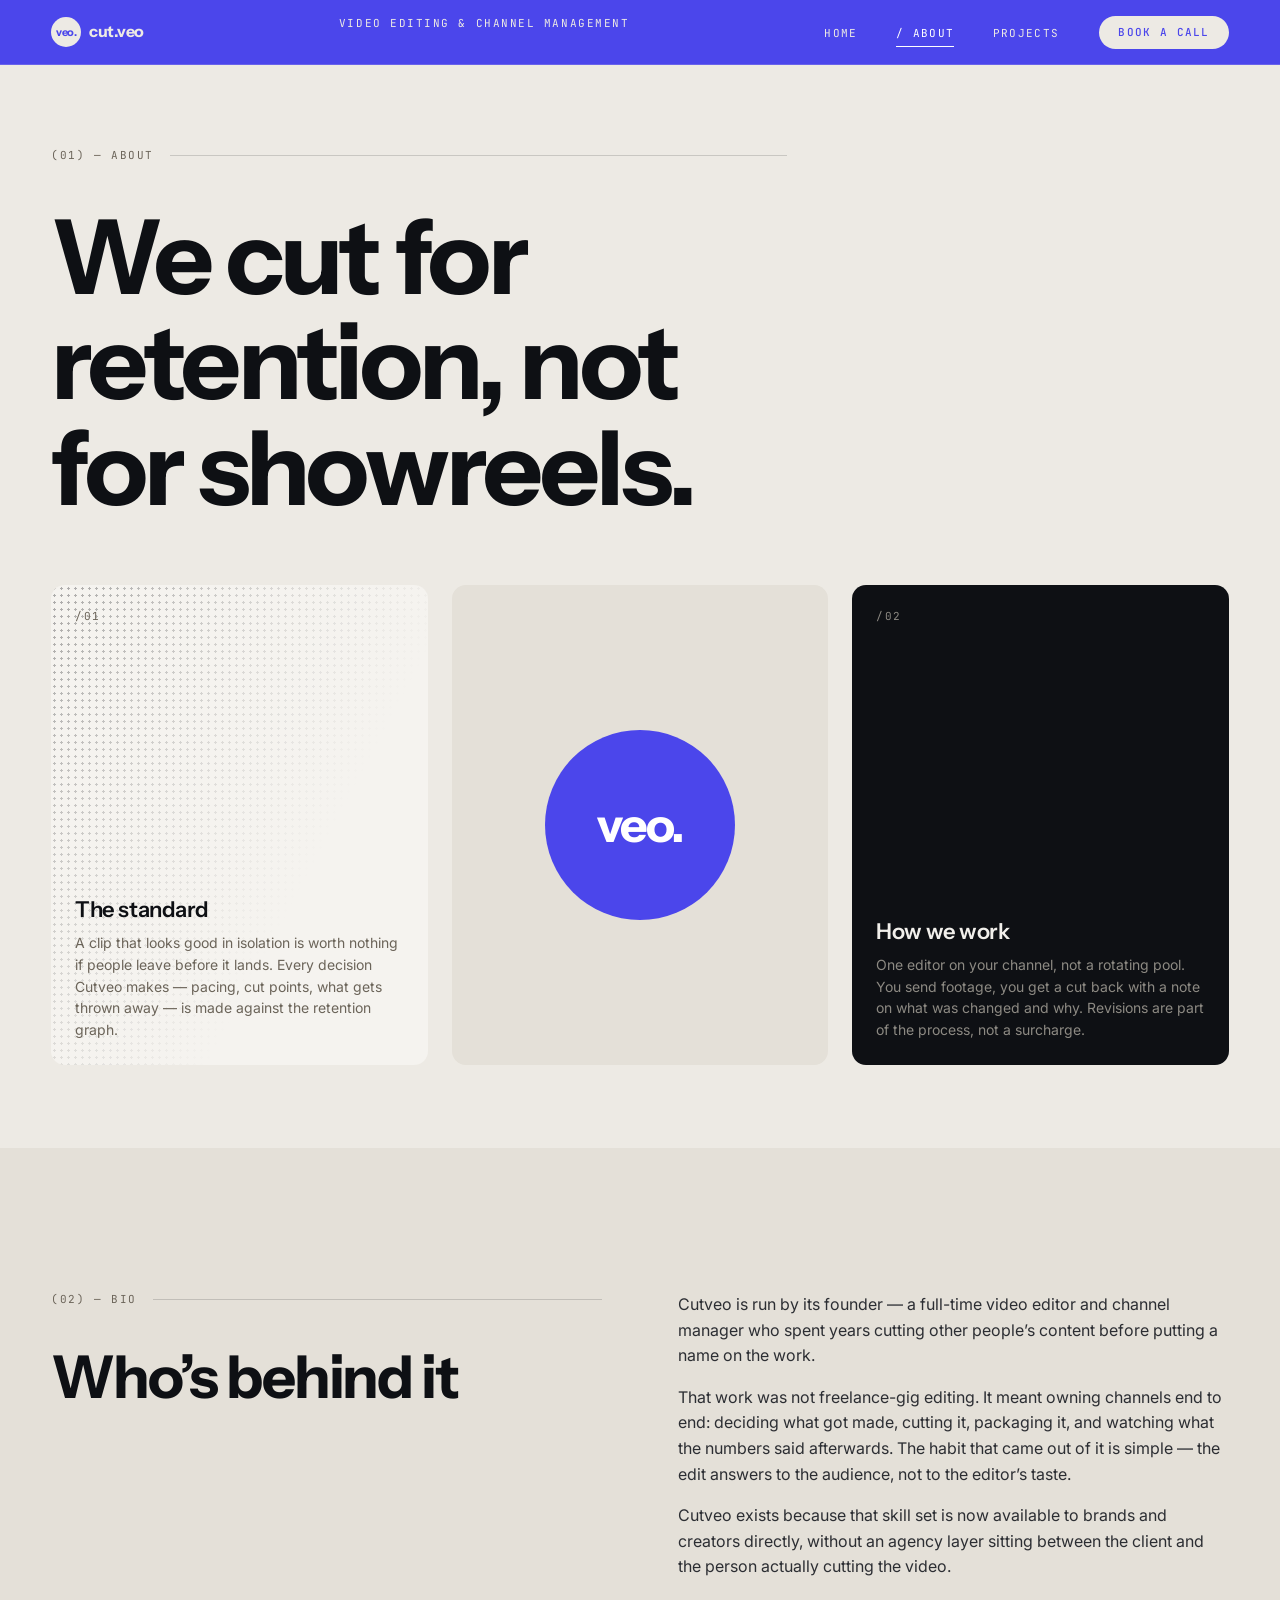
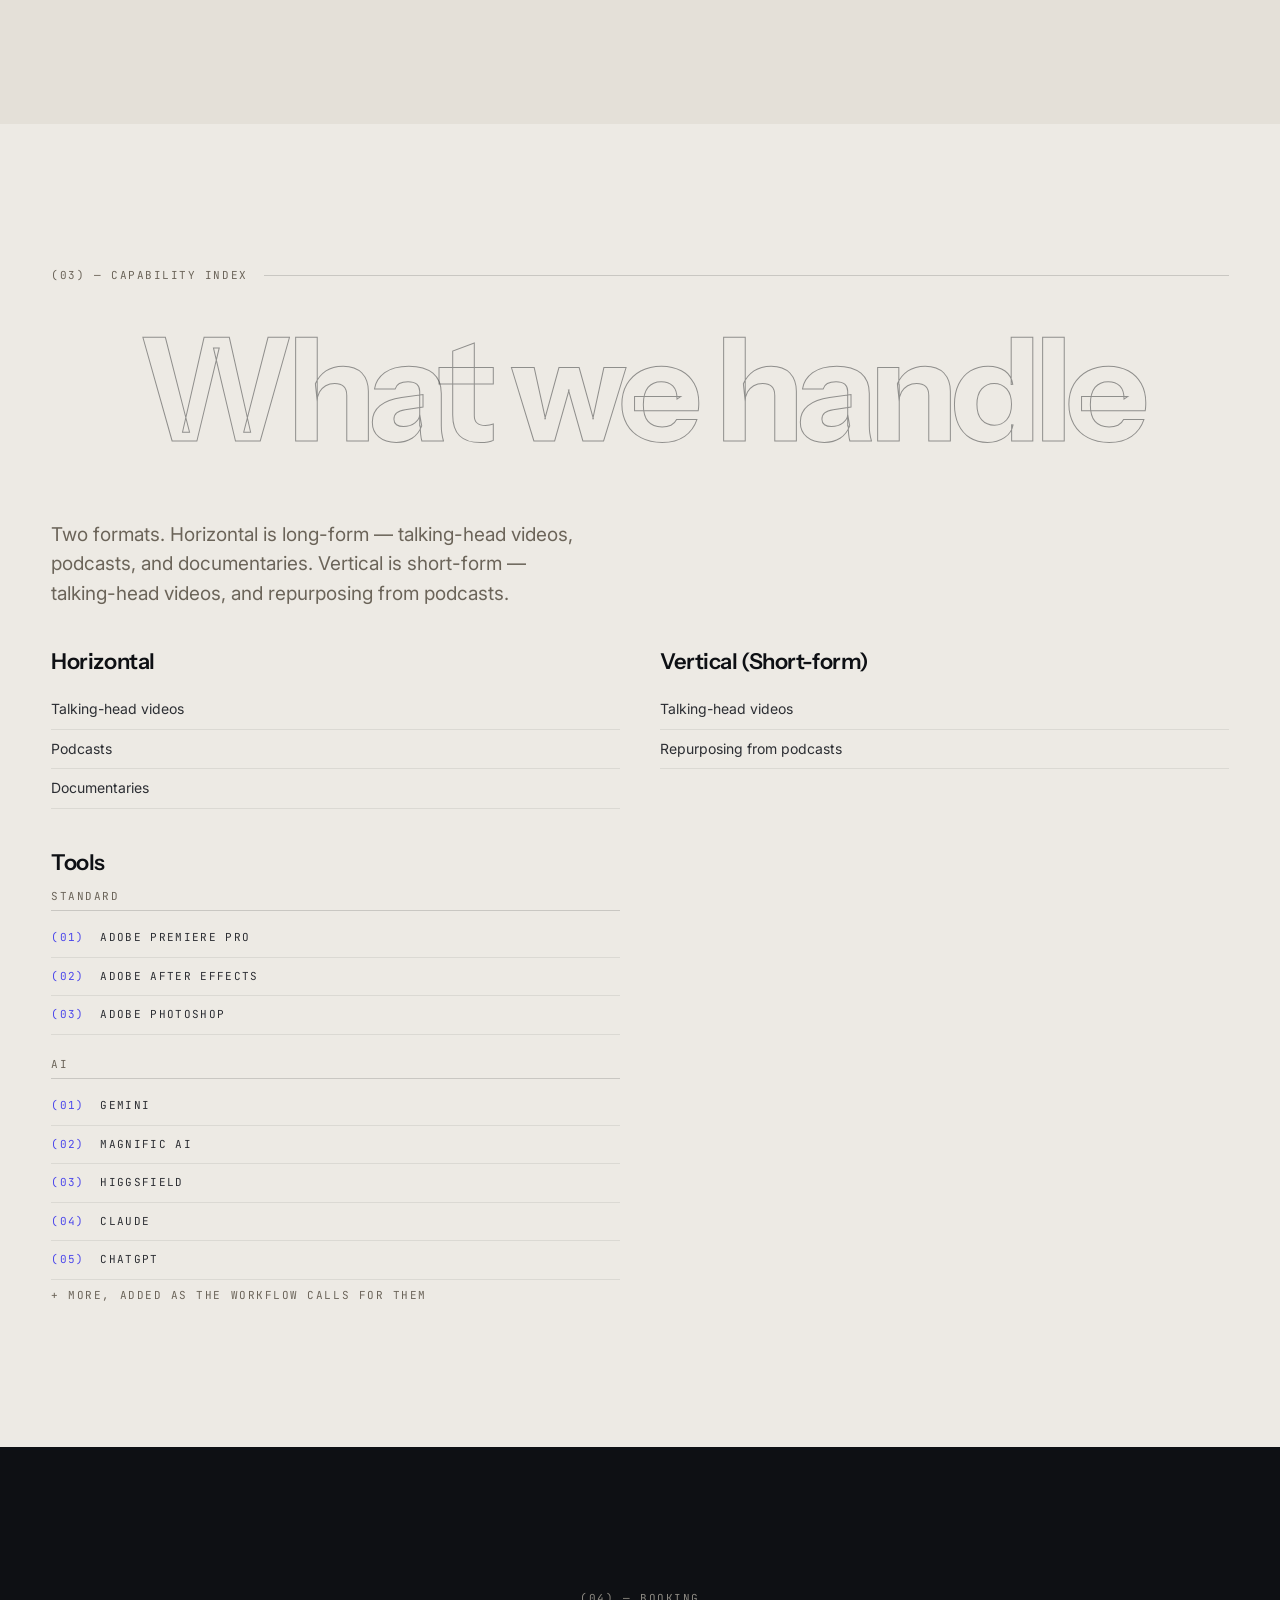
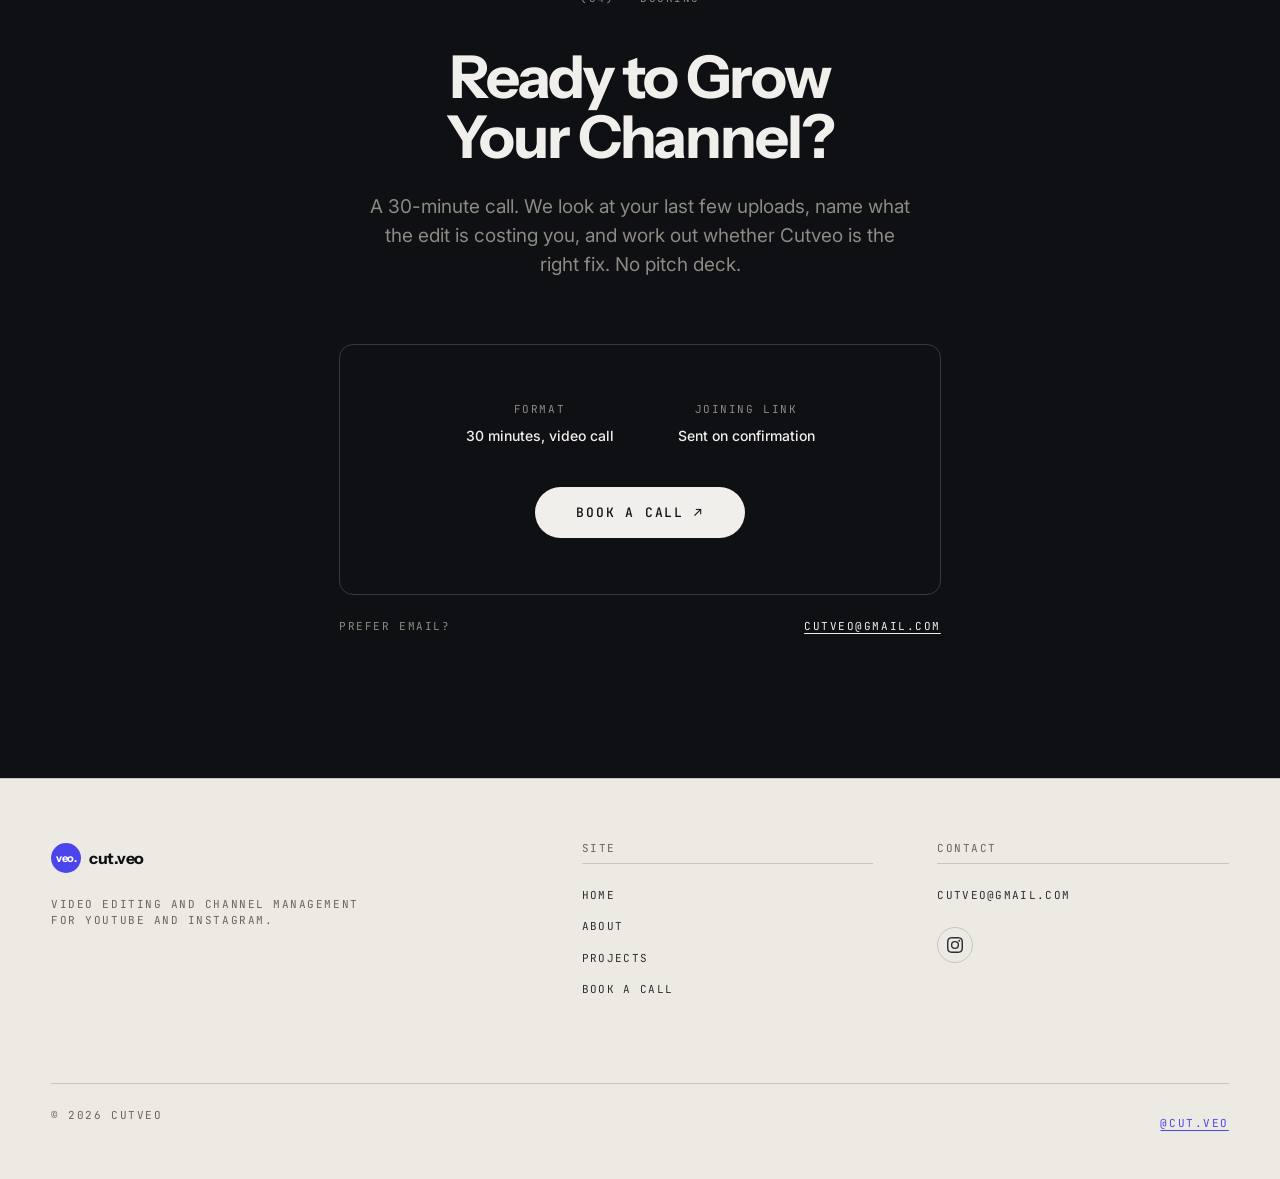
<file: about.html>
<!DOCTYPE html>
<html lang="en">
<head>
<meta charset="utf-8">
<meta name="viewport" content="width=device-width, initial-scale=1">
<title>About — Cutveo</title>
<meta name="description" content="Cutveo cuts for retention, not for showreels. How we edit, and who does the editing.">

<meta property="og:type" content="website">
<meta property="og:title" content="About — Cutveo">
<meta property="og:description" content="Cutveo cuts for retention, not for showreels.">
<meta property="og:site_name" content="Cutveo">

<link rel="icon" href="assets/favicon.svg" type="image/svg+xml">
<link rel="canonical" href="/about.html">

<link rel="preconnect" href="https://fonts.googleapis.com">
<link rel="preconnect" href="https://fonts.gstatic.com" crossorigin>
<link href="https://fonts.googleapis.com/css2?family=Instrument+Sans:wght@600;700&family=Inter:wght@400;500;600&family=JetBrains+Mono:wght@400;500&display=swap" rel="stylesheet">

<link rel="stylesheet" href="css/styles.css">
</head>
<body>

<a class="skip-link" href="#main">Skip to content</a>

<!-- ══ HEADER ══ Keep in sync with index.html / projects.html (see partials/header.html) ══ -->
<header class="site-header">
  <div class="container site-header__inner">
    <a class="logo" href="index.html" aria-label="Cutveo — home">
      <span class="logo-mark" aria-hidden="true">veo.</span>
      <span>cut.veo</span>
    </a>

    <p class="mono site-header__meta">Video editing &amp; channel management</p>

    <button class="nav-toggle" type="button" aria-expanded="false" aria-controls="nav-overlay">
      <span class="nav-toggle__bars" aria-hidden="true"></span>
      <span class="sr-only">Open menu</span>
    </button>

    <nav class="site-nav" id="site-nav" aria-label="Main">
      <ul class="site-nav__list">
        <li><a class="site-nav__link" href="index.html">Home</a></li>
        <li><a class="site-nav__link" href="about.html" aria-current="page">About</a></li>
        <li><a class="site-nav__link" href="projects.html">Projects</a></li>
      </ul>
      <a class="btn btn--primary btn--sm" href="#book">Book a Call</a>
    </nav>
  </div>
</header>

<!-- ══ OVERLAY MENU ══ Mobile only. Keep in sync across pages. ══ -->
<div class="nav-overlay" id="nav-overlay" aria-hidden="true">
  <div class="container nav-overlay__bar">
    <a class="logo logo--on-dark" href="index.html" aria-label="Cutveo — home">
      <span class="logo-mark" aria-hidden="true">veo.</span>
      <span>cut.veo</span>
    </a>
    <button class="nav-overlay__close" type="button">
      <span aria-hidden="true">&times;</span>
      <span class="sr-only">Close menu</span>
    </button>
  </div>

  <nav class="container" aria-label="Menu">
    <ul class="nav-overlay__list">
      <li><a class="nav-overlay__link" href="index.html">Home</a></li>
      <li><a class="nav-overlay__link" href="about.html" aria-current="page">About</a></li>
      <li><a class="nav-overlay__link" href="projects.html">Projects</a></li>
      <li><a class="nav-overlay__link" href="index.html#work">Work</a></li>
      <li><a class="nav-overlay__link" href="#book">Book a Call</a></li>
    </ul>
  </nav>

  <div class="container nav-overlay__foot">
    <p class="mono mono--dark">cut.veo</p>
    <p class="mono mono--dark">
      <a href="https://instagram.com/cut.veo" target="_blank" rel="noopener noreferrer">Instagram &#8599;</a>
    </p>
  </div>
</div>

<main id="main">

  <!-- ── Masthead ─────────────────────────────────────────────────────────── -->
  <section class="section section--tight">
    <div class="container">
      <div class="section-head">
        <p class="mono mono-rule section-head__label"><span>(01) &mdash; About</span></p>
        <h1>We cut for retention, not for showreels.</h1>
      </div>

      <!-- Three tall panels: statement, mark, method. -->
      <div class="panel-row">
        <div class="panel panel--light">
          <span class="halftone" aria-hidden="true"></span>
          <p class="mono panel__index">/01</p>
          <div class="panel__content">
            <h2>The standard</h2>
            <p>
              A clip that looks good in isolation is worth nothing if people leave
              before it lands. Every decision Cutveo makes &mdash; pacing, cut points,
              what gets thrown away &mdash; is made against the retention graph.
            </p>
          </div>
        </div>

        <!-- Visual: logo mark at scale. Never a personal photo. -->
        <div class="panel panel--mark">
          <span class="logo-mark logo-mark--lg" aria-hidden="true">veo.</span>
        </div>

        <div class="panel panel--dark">
          <p class="mono mono--dark panel__index">/02</p>
          <div class="panel__content">
            <h2>How we work</h2>
            <p>
              One editor on your channel, not a rotating pool. You send footage, you get
              a cut back with a note on what was changed and why. Revisions are part of
              the process, not a surcharge.
            </p>
          </div>
        </div>
      </div>
    </div>
  </section>

  <!-- ── Bio ──────────────────────────────────────────────────────────────── -->
  <section class="section section--alt" aria-labelledby="who-heading">
    <div class="container about-grid">
      <div>
        <p class="mono mono-rule section-head__label"><span>(02) &mdash; Bio</span></p>
        <h2 id="who-heading">Who&rsquo;s behind it</h2>
      </div>

      <div class="prose">
        <!-- ANONYMITY: no personal name, no photo, no reference to any other
             business the founder is involved in. Refer to the role only. -->
        <p>
          Cutveo is run by its founder &mdash; a full-time video editor and channel
          manager who spent years cutting other people&rsquo;s content before putting
          a name on the work.
        </p>
        <p>
          That work was not freelance-gig editing. It meant owning channels end to
          end: deciding what got made, cutting it, packaging it, and watching what
          the numbers said afterwards. The habit that came out of it is simple
          &mdash; the edit answers to the audience, not to the editor&rsquo;s taste.
        </p>
        <p>
          Cutveo exists because that skill set is now available to brands and
          creators directly, without an agency layer sitting between the client and
          the person actually cutting the video.
        </p>

        <!-- TODO(copy): final call needed — fully anonymous (current) vs. first-name-only.
             If first-name-only is approved, this is the only paragraph that changes. -->
      </div>
    </div>
  </section>

  <!-- ── Capability index ─────────────────────────────────────────────────── -->
  <section class="section" aria-labelledby="handle-heading">
    <div class="container">
      <p class="mono mono-rule section-head__label"><span>(03) &mdash; Capability index</span></p>
      <h2 id="handle-heading" class="ghost-head">What we handle</h2>

      <!-- Editing only — no channel management is offered at this time.
           TODO(scope): the header and footer taglines on all three pages still
           say "video editing & channel management"; that now contradicts this
           section. Flagged separately, not changed here — out of scope for
           this edit. -->
      <p class="lead" style="max-width: 34rem; margin-bottom: 2.5rem;">
        Two formats. Horizontal is long-form &mdash; talking-head videos,
        podcasts, and documentaries. Vertical is short-form &mdash;
        talking-head videos, and repurposing from podcasts.
      </p>

      <div class="skill-columns">
        <div class="skill-group">
          <h3>Horizontal</h3>
          <ul class="skill-list">
            <li>Talking-head videos</li>
            <li>Podcasts</li>
            <li>Documentaries</li>
          </ul>
        </div>
        <div class="skill-group">
          <h3>Vertical (Short-form)</h3>
          <ul class="skill-list">
            <li>Talking-head videos</li>
            <li>Repurposing from podcasts</li>
          </ul>
        </div>
      </div>

      <div class="skill-columns" style="margin-top: 2.5rem;">
        <div class="skill-group">
          <h3>Tools</h3>
          <div class="tool-group">
            <h4>Standard</h4>
            <ul class="tool-row" id="tool-row-standard" aria-label="Standard software"></ul>
          </div>
          <div class="tool-group">
            <h4>AI</h4>
            <ul class="tool-row" id="tool-row-ai" aria-label="AI tools"></ul>
            <p class="mono tool-group__note">+ more, added as the workflow calls for them</p>
          </div>
        </div>
      </div>
    </div>
  </section>

  <!-- ══ CTA / BOOKING ══ Keep in sync across pages (see partials/cta.html) ══ -->
  <section class="section cta" id="book" aria-labelledby="book-heading">
    <div class="container container--narrow">
      <div class="section-head section-head--center">
        <p class="mono mono--dark section-head__label">(04) &mdash; Booking</p>
        <h2 id="book-heading">Ready to Grow Your Channel?</h2>
        <p class="lead">
          A 30-minute call. We look at your last few uploads, name what the edit is
          costing you, and work out whether Cutveo is the right fix. No pitch deck.
        </p>
      </div>

      <!-- Booking is a direct link, not an inline widget. It works with JS
           disabled, pulls in no third-party script, and can't be clipped by an
           iframe that sizes itself. Event: Calendly "30 Minute - Intro call". -->
      <div class="booking">
        <dl class="booking__meta">
          <div>
            <dt>Format</dt>
            <dd>30 minutes, video call</dd>
          </div>
          <div>
            <dt>Joining link</dt>
            <dd>Sent on confirmation</dd>
          </div>
        </dl>

        <a class="btn btn--on-dark btn--lg" href="https://calendly.com/cutveo/30min"
           target="_blank" rel="noopener noreferrer">
          Book a Call <span aria-hidden="true">&#8599;</span><span class="sr-only">(opens Calendly in a new tab)</span>
        </a>
      </div>

      <!-- TODO(contact): replace with the real inbox. -->
      <p class="mono mono--dark cta__alt">
        <span>Prefer email?</span>
        <a href="mailto:cutveo@gmail.com">cutveo@gmail.com</a>
      </p>
    </div>
  </section>

</main>

<!-- ══ FOOTER ══ Keep in sync with index.html / projects.html (see partials/footer.html) ══ -->
<footer class="site-footer">
  <div class="container">
    <div class="site-footer__top">
      <div>
        <a class="logo" href="index.html" aria-label="Cutveo — home">
          <span class="logo-mark" aria-hidden="true">veo.</span>
          <span>cut.veo</span>
        </a>
        <p class="mono site-footer__tagline">
          Video editing and channel management for YouTube and Instagram.
        </p>
      </div>

      <nav aria-label="Footer">
        <h2 class="footer-heading">Site</h2>
        <ul class="footer-list">
          <li><a href="index.html">Home</a></li>
          <li><a href="about.html">About</a></li>
          <li><a href="projects.html">Projects</a></li>
          <li><a href="index.html#book">Book a Call</a></li>
        </ul>
      </nav>

      <div>
        <h2 class="footer-heading">Contact</h2>
        <ul class="footer-list">
          <!-- TODO(contact): replace with the real inbox. -->
          <li><a href="mailto:cutveo@gmail.com">cutveo@gmail.com</a></li>
        </ul>

        <ul class="social-row">
          <li>
            <a class="social-link" href="https://instagram.com/cut.veo"
               target="_blank" rel="noopener noreferrer">
              <svg viewBox="0 0 24 24" fill="currentColor" aria-hidden="true" focusable="false">
                <path d="M12 2.16c3.2 0 3.58.01 4.85.07 1.17.05 1.8.25 2.23.41.56.22.96.48 1.38.9.42.42.68.82.9 1.38.16.42.36 1.06.41 2.23.06 1.27.07 1.65.07 4.85s-.01 3.58-.07 4.85c-.05 1.17-.25 1.8-.41 2.23-.22.56-.48.96-.9 1.38-.42.42-.82.68-1.38.9-.42.16-1.06.36-2.23.41-1.27.06-1.65.07-4.85.07s-3.58-.01-4.85-.07c-1.17-.05-1.8-.25-2.23-.41-.56-.22-.96-.48-1.38-.9-.42-.42-.68-.82-.9-1.38-.16-.42-.36-1.06-.41-2.23-.06-1.27-.07-1.65-.07-4.85s.01-3.58.07-4.85c.05-1.17.25-1.8.41-2.23.22-.56.48-.96.9-1.38.42-.42.82-.68 1.38-.9.42-.16 1.06-.36 2.23-.41 1.27-.06 1.65-.07 4.85-.07M12 0C8.74 0 8.33.01 7.05.07 5.78.13 4.9.33 4.14.63c-.79.3-1.46.72-2.13 1.38C1.35 2.68.93 3.35.63 4.14.33 4.9.13 5.78.07 7.05.01 8.33 0 8.74 0 12s.01 3.67.07 4.95c.06 1.27.26 2.15.56 2.91.3.79.72 1.46 1.38 2.13.67.66 1.34 1.08 2.13 1.38.76.3 1.64.5 2.91.56C8.33 23.99 8.74 24 12 24s3.67-.01 4.95-.07c1.27-.06 2.15-.26 2.91-.56.79-.3 1.46-.72 2.13-1.38.66-.67 1.08-1.34 1.38-2.13.3-.76.5-1.64.56-2.91.06-1.28.07-1.69.07-4.95s-.01-3.67-.07-4.95c-.06-1.27-.26-2.15-.56-2.91-.3-.79-.72-1.46-1.38-2.13C21.32 1.35 20.65.93 19.86.63c-.76-.3-1.64-.5-2.91-.56C15.67.01 15.26 0 12 0Zm0 5.84a6.16 6.16 0 1 0 0 12.32 6.16 6.16 0 0 0 0-12.32ZM12 16a4 4 0 1 1 0-8 4 4 0 0 1 0 8Zm7.85-10.4a1.44 1.44 0 1 1-2.88 0 1.44 1.44 0 0 1 2.88 0Z"/>
              </svg>
              <span class="sr-only">Cutveo on Instagram</span>
            </a>
          </li>
        </ul>
      </div>
    </div>

    <div class="site-footer__bottom">
      <p class="mono">&copy; <span data-year>2026</span> Cutveo</p>
      <p class="mono"><a href="https://instagram.com/cut.veo" target="_blank" rel="noopener noreferrer">@cut.veo</a></p>
    </div>
  </div>
</footer>

<script src="js/experience.js" defer></script>
<script src="js/site.js" defer></script>
</body>
</html>
</file>
<file: css/styles.css>
/* ==========================================================================
   Cutveo — global stylesheet
   Editorial system: mono micro-labels, numbered indices, staggered placement,
   display type used as a graphic layer, warm cream against near-black.
   Mobile-first. Single source of truth for tokens, layout and components.
   ========================================================================== */

/* --------------------------------------------------------------------------
   1. Design tokens
   TODO(brand): --brand is an ESTIMATE (#4B46EB). Sample the exact hex from the
   source logo file (Instagram profile picture) and replace it here. Every other
   blue in the site derives from this one value, so this is the only line to change.
   -------------------------------------------------------------------------- */
:root {
  /* Palette — brand blue + warm neutrals. No gradients, no second accent. */
  --brand: #4b46eb;
  --brand-hover: #3a35d4;

  --ink: #0e1014;       /* near-black — slabs, headings */
  --ink-soft: #2c2e33;  /* body text on cream */
  --gray: #6b6459;      /* the one gray — mono labels, captions, muted copy */
  --paper: #edeae4;     /* warm cream — the page */
  --paper-alt: #e4e0d8; /* deeper cream — alternating bands */
  --card: #f5f3ef;      /* lightest cream — raised panels */
  --line: rgba(14, 16, 20, 0.16);
  --line-soft: rgba(14, 16, 20, 0.08);
  --on-dark: #f1efeb;
  --on-dark-soft: #8d8a83;

  /* Type */
  --font-display: "Instrument Sans", system-ui, -apple-system, "Segoe UI", sans-serif;
  --font-body: "Inter", system-ui, -apple-system, "Segoe UI", Roboto, sans-serif;
  --font-mono: "JetBrains Mono", ui-monospace, SFMono-Regular, Menlo, monospace;

  /* Fluid type scale */
  --fs-hero: clamp(2.75rem, 1.2rem + 6.6vw, 6.5rem);
  --fs-ghost: clamp(3rem, 1rem + 10vw, 9rem);
  --fs-h2: clamp(2rem, 1.3rem + 3vw, 3.75rem);
  --fs-h3: clamp(1.125rem, 1.05rem + 0.4vw, 1.375rem);
  --fs-lead: clamp(1rem, 0.95rem + 0.35vw, 1.1875rem);
  --fs-body: 1rem;
  --fs-small: 0.875rem;
  --fs-mono: 0.6875rem;

  /* Spacing */
  --space-2xs: 0.5rem;
  --space-xs: 0.75rem;
  --space-sm: 1rem;
  --space-md: 1.5rem;
  --space-lg: 2.5rem;
  --space-xl: 4rem;
  --section-y: clamp(4.5rem, 3rem + 8vw, 9rem);

  /* Structure */
  --container: 82rem;
  --container-narrow: 44rem;
  --radius: 4px;
  --radius-lg: 14px;
  --header-h: 64px;
}

/* --------------------------------------------------------------------------
   2. Reset / base
   -------------------------------------------------------------------------- */
*,
*::before,
*::after { box-sizing: border-box; }

html {
  -webkit-text-size-adjust: 100%;
  scroll-behavior: smooth;
  scroll-padding-top: calc(var(--header-h) + 2rem);
}

body {
  margin: 0;
  background: var(--paper);
  color: var(--ink-soft);
  font-family: var(--font-body);
  font-size: var(--fs-body);
  line-height: 1.6;
  -webkit-font-smoothing: antialiased;
  text-rendering: optimizeLegibility;
}

h1, h2, h3, h4 {
  font-family: var(--font-display);
  color: var(--ink);
  font-weight: 700;
  line-height: 1.02;
  letter-spacing: -0.035em;
  margin: 0 0 var(--space-sm);
  text-wrap: balance;
}

h1 { font-size: var(--fs-hero); }
h2 { font-size: var(--fs-h2); }
h3 {
  font-size: var(--fs-h3);
  line-height: 1.2;
  letter-spacing: -0.02em;
  font-weight: 600;
}

p { margin: 0 0 var(--space-sm); }
p:last-child { margin-bottom: 0; }

a { color: var(--brand); text-decoration-thickness: 1px; text-underline-offset: 3px; }
a:hover { color: var(--brand-hover); }

img, video, iframe { max-width: 100%; display: block; }
ul { margin: 0; padding: 0; }

:focus-visible {
  outline: 2px solid var(--brand);
  outline-offset: 3px;
  border-radius: 2px;
}

.sr-only {
  position: absolute;
  width: 1px; height: 1px;
  padding: 0; margin: -1px;
  overflow: hidden;
  clip: rect(0 0 0 0);
  white-space: nowrap;
  border: 0;
}

.skip-link {
  position: absolute;
  left: var(--space-sm);
  top: -100px;
  z-index: 300;
  background: var(--ink);
  color: var(--on-dark);
  padding: 0.75rem 1.25rem;
  font-family: var(--font-mono);
  font-size: var(--fs-mono);
  text-transform: uppercase;
  letter-spacing: 0.1em;
  text-decoration: none;
  transition: top 0.15s ease;
}
.skip-link:focus { top: var(--space-sm); color: var(--on-dark); }

/* --------------------------------------------------------------------------
   3. The mono label layer
   The defining device of this system: every piece of structural metadata —
   section index, platform, count, corner note — is set in uppercase mono at a
   fixed small size. It never competes with the display type; it frames it.
   -------------------------------------------------------------------------- */
.mono {
  font-family: var(--font-mono);
  font-size: var(--fs-mono);
  font-weight: 400;
  letter-spacing: 0.14em;
  text-transform: uppercase;
  line-height: 1.4;
  color: var(--gray);
}
.mono--ink { color: var(--ink); }
.mono--brand { color: var(--brand); }
.mono--dark { color: var(--on-dark-soft); }

/* Rule that runs from a label to the edge of its column. */
.mono-rule {
  display: flex;
  align-items: center;
  gap: var(--space-sm);
}
.mono-rule::after {
  content: "";
  flex: 1;
  height: 1px;
  background: var(--line);
}

/* --------------------------------------------------------------------------
   4. Layout primitives
   -------------------------------------------------------------------------- */
.container {
  width: 100%;
  max-width: var(--container);
  margin-inline: auto;
  padding-inline: clamp(1.25rem, 4vw, 3.5rem);
}
.container--narrow { max-width: var(--container-narrow); }

.section { padding-block: var(--section-y); }
.section--alt { background: var(--paper-alt); }
.section--tight { padding-block: clamp(3rem, 2rem + 4vw, 5.5rem); }

/* Section intro: mono index + rule, then the display heading. */
.section-head { max-width: 46rem; margin-bottom: var(--space-xl); }
.section-head__label { margin-bottom: var(--space-lg); }
.section-head h2 { margin-bottom: var(--space-md); }

.lead {
  font-size: var(--fs-lead);
  color: var(--gray);
  line-height: 1.55;
  text-wrap: pretty;
  max-width: 34rem;
}

/* Oversized ghosted heading used as a graphic layer (ref: "Find your tour"). */
.ghost-head {
  font-size: var(--fs-ghost);
  line-height: 0.92;
  letter-spacing: -0.05em;
  color: transparent;
  /* Outlined rather than filled so it reads as a graphic layer. Kept dark
     enough to still function as the section's real heading, not a watermark. */
  -webkit-text-stroke: 1px rgba(14, 16, 20, 0.42);
  text-align: center;
  margin: 0 0 var(--space-xl);
  user-select: none;
}
@supports not (-webkit-text-stroke: 1px red) {
  .ghost-head { color: rgba(14, 16, 20, 0.42); }
}

.divider { border: 0; border-top: 1px solid var(--line); margin: 0; }

/* Halftone dot field, masked to fade out (ref: editorial template card). */
.halftone {
  position: absolute;
  inset: 0;
  color: var(--ink);
  background-image: radial-gradient(currentColor 1.1px, transparent 1.2px);
  background-size: 7px 7px;
  opacity: 0.32;
  -webkit-mask-image: linear-gradient(118deg, #000 0%, rgba(0,0,0,0.35) 38%, transparent 66%);
  mask-image: linear-gradient(118deg, #000 0%, rgba(0,0,0,0.35) 38%, transparent 66%);
  pointer-events: none;
}

/* --------------------------------------------------------------------------
   5. Buttons
   -------------------------------------------------------------------------- */
.btn {
  display: inline-flex;
  align-items: center;
  justify-content: center;
  gap: 0.625rem;
  padding: 0.875rem 1.5rem;
  border: 1px solid transparent;
  border-radius: 999px;
  font-family: var(--font-mono);
  font-size: var(--fs-mono);
  font-weight: 500;
  letter-spacing: 0.12em;
  text-transform: uppercase;
  line-height: 1;
  text-decoration: none;
  cursor: pointer;
  transition: background-color 0.18s ease, color 0.18s ease, border-color 0.18s ease;
}

/* White on brand blue = 6.2:1. Brand on cream = 5.2:1. Both clear WCAG AA. */
.btn--primary { background: var(--brand); color: #fff; }
.btn--primary:hover { background: var(--brand-hover); color: #fff; }

.btn--ghost { background: transparent; color: var(--ink); border-color: var(--line); }
.btn--ghost:hover { background: var(--ink); color: var(--on-dark); border-color: var(--ink); }

.btn--on-dark { background: var(--on-dark); color: var(--ink); }
.btn--on-dark:hover { background: #fff; color: var(--ink); }

.btn--sm { padding: 0.625rem 1.125rem; }
.btn--lg { padding: 1.125rem 2.5rem; font-size: 0.8125rem; letter-spacing: 0.14em; }

.btn-row {
  display: flex;
  flex-wrap: wrap;
  gap: var(--space-2xs);
  margin-top: var(--space-lg);
}

/* Mono text link with a trailing arrow. */
.link-arrow {
  display: inline-flex;
  align-items: center;
  gap: 0.75em;
  font-family: var(--font-mono);
  font-size: var(--fs-mono);
  letter-spacing: 0.12em;
  text-transform: uppercase;
  color: var(--ink);
  text-decoration: none;
  border-bottom: 1px solid var(--line);
  padding-bottom: 0.5rem;
}
.link-arrow::after { content: "\2192"; transition: transform 0.18s ease; }
.link-arrow:hover { color: var(--brand); border-color: var(--brand); }
.link-arrow:hover::after { transform: translateX(4px); }

/* --------------------------------------------------------------------------
   6. Logo mark
   TODO(brand): swap .logo-mark for the exported logo image once supplied.
   -------------------------------------------------------------------------- */
.logo {
  display: inline-flex;
  align-items: center;
  gap: 0.5rem;
  text-decoration: none;
  color: var(--ink);
  font-family: var(--font-display);
  font-weight: 700;
  font-size: 1rem;
  letter-spacing: -0.03em;
}
.logo:hover { color: var(--ink); }

.logo-mark {
  display: grid;
  place-items: center;
  width: 30px;
  height: 30px;
  flex: 0 0 30px;
  border-radius: 50%;
  background: var(--brand);
  color: #fff;
  font-family: var(--font-display);
  font-weight: 700;
  font-size: 0.6875rem;
  letter-spacing: -0.04em;
  line-height: 1;
}
.logo-mark--lg {
  width: clamp(120px, 26vw, 190px);
  height: clamp(120px, 26vw, 190px);
  flex-basis: auto;
  font-size: clamp(1.875rem, 6vw, 3rem);
}
.logo--on-dark { color: var(--on-dark); }
.logo--on-dark:hover { color: var(--on-dark); }

/* --------------------------------------------------------------------------
   7. Header — three-zone meta bar (ref: gallery masthead)
   -------------------------------------------------------------------------- */
/* The bar sits on the brand field, not on the paper. On Home it runs straight
   into the masthead panel below it so the two read as one block of colour.
   Cream on brand blue measures 5.2:1 — every value in here stays at full
   opacity, because dimming cream against this blue drops it below 4.5:1. */
.site-header {
  position: sticky;
  top: 0;
  z-index: 100;
  background: var(--brand);
  border-bottom: 1px solid rgba(237, 234, 228, 0.18);
}

.site-header .logo { color: var(--paper); }
.site-header .logo:hover { color: #fff; }
/* The mark inverts — a blue circle would vanish against the blue field. */
.site-header .logo-mark { background: var(--paper); color: var(--brand); }

/* Primary button inverts inside the bar for the same reason. */
.site-header .btn--primary { background: var(--paper); color: var(--brand); }
.site-header .btn--primary:hover { background: #fff; color: var(--brand); }

.site-header .nav-toggle { color: var(--paper); border-color: rgba(237, 234, 228, 0.4); }

.site-header__inner {
  display: flex;
  align-items: center;
  justify-content: space-between;
  gap: var(--space-md);
  min-height: var(--header-h);
}

/* Centre zone: the standing descriptor. Hidden on small screens. */
.site-header__meta { display: none; color: var(--paper); }
@media (min-width: 1024px) {
  .site-header__meta { display: block; }
}

.site-nav { display: flex; align-items: center; gap: var(--space-lg); }

/* Nav items spread across the bar rather than clustering at one end. */
.site-nav__list {
  display: flex;
  align-items: center;
  gap: clamp(1.25rem, 3vw, 2.75rem);
  list-style: none;
}

.site-nav__link {
  font-family: var(--font-mono);
  font-size: var(--fs-mono);
  letter-spacing: 0.12em;
  text-transform: uppercase;
  color: var(--paper);
  text-decoration: none;
  padding-block: 0.375rem;
  border-bottom: 1px solid transparent;
}
.site-nav__link:hover { color: #fff; border-color: rgba(237, 234, 228, 0.5); }
/* Active state is marked by rule + slash, never by dimming the others. */
.site-nav__link[aria-current="page"] { color: #fff; border-color: currentColor; }
.site-nav__link[aria-current="page"]::before { content: "/ "; }

/* Hamburger — mobile only; opens the full-screen overlay. */
.nav-toggle {
  display: none;
  align-items: center;
  justify-content: center;
  width: 40px;
  height: 40px;
  padding: 0;
  background: transparent;
  border: 1px solid var(--line);
  border-radius: 50%;
  cursor: pointer;
  color: var(--ink);
}
.nav-toggle__bars { display: block; width: 15px; height: 1px; background: currentColor; position: relative; }
.nav-toggle__bars::before,
.nav-toggle__bars::after {
  content: "";
  position: absolute;
  left: 0;
  width: 15px;
  height: 1px;
  background: currentColor;
}
.nav-toggle__bars::before { top: -5px; }
.nav-toggle__bars::after { top: 5px; }

@media (max-width: 899px) {
  .nav-toggle { display: inline-flex; }
  .site-header .site-nav { display: none; }
}

/* ── Full-screen overlay menu (ref: dark menu with oversized type) ────────── */
.nav-overlay {
  position: fixed;
  inset: 0;
  z-index: 200;
  display: none;
  flex-direction: column;
  background: var(--ink);
  color: var(--on-dark);
  padding: var(--space-md) 0 var(--space-xl);
  overflow-y: auto;
}
.nav-overlay[data-open="true"] { display: flex; }

.nav-overlay__bar {
  display: flex;
  align-items: center;
  justify-content: space-between;
  gap: var(--space-md);
}

.nav-overlay__close {
  display: grid;
  place-items: center;
  width: 40px; height: 40px;
  background: transparent;
  border: 1px solid rgba(241, 239, 235, 0.22);
  border-radius: 50%;
  color: var(--on-dark);
  font-size: 1.125rem;
  line-height: 1;
  cursor: pointer;
}
.nav-overlay__close:hover { background: rgba(241, 239, 235, 0.08); }

/* The nav takes the slack so the type block centres and the foot stays pinned. */
.nav-overlay > nav {
  flex: 1;
  display: grid;
  align-content: center;
}

.nav-overlay__list {
  list-style: none;
  display: grid;
  gap: 0.25rem;
  padding-block: var(--space-xl);
  text-align: center;
}
.nav-overlay__link {
  display: inline-block;
  font-family: var(--font-display);
  font-size: clamp(2.25rem, 11vw, 3.5rem);
  font-weight: 700;
  letter-spacing: -0.04em;
  line-height: 1.15;
  color: var(--on-dark);
  text-decoration: none;
  padding: 0.125rem 0.75rem;
}
.nav-overlay__link[aria-current="page"] {
  background: var(--on-dark);
  color: var(--ink);
  border-radius: var(--radius);
}
.nav-overlay__foot {
  display: flex;
  align-items: center;
  justify-content: space-between;
  gap: var(--space-md);
  border-top: 1px solid rgba(241, 239, 235, 0.14);
  padding-top: var(--space-md);
}
/* Brand blue only clears 3:1 against the near-black slab — not enough for
   11px text. Links on dark grounds use the light neutral instead. */
.nav-overlay__foot a { color: var(--on-dark); }
.nav-overlay__foot a:hover { color: #fff; }

/* --------------------------------------------------------------------------
   8. Masthead — the brand field
   The blue runs edge to edge and continues straight up into the sticky bar, so
   the nav, the headline and the meta row all sit on one uninterrupted plane.
   Everything on it is cream at full opacity (5.2:1).
   -------------------------------------------------------------------------- */
.masthead {
  background: var(--brand);
  color: var(--paper);
  padding-block: clamp(2.5rem, 2rem + 5vw, 5rem) clamp(1.5rem, 1rem + 2vw, 2.5rem);
}

.masthead__label { color: var(--paper); margin-bottom: clamp(2rem, 5vw, 3.5rem); }
.masthead__label.mono-rule::after { background: rgba(237, 234, 228, 0.35); }

/* Set as large as the panel allows: tight tracking, near-solid leading. */
.masthead__title {
  color: var(--paper);
  font-size: clamp(2.75rem, 0.5rem + 9.5vw, 8rem);
  line-height: 0.9;
  letter-spacing: -0.045em;
  margin: 0;
  max-width: 18ch;
  text-wrap: balance;
}

/* Circular affordance trailing the headline (ref: badge after the last line). */
.masthead__badge {
  display: inline-grid;
  place-items: center;
  width: clamp(2.5rem, 5vw, 3.75rem);
  height: clamp(2.5rem, 5vw, 3.75rem);
  margin-left: 0.5rem;
  vertical-align: baseline;
  transform: translateY(0.12em);
  border-radius: 50%;
  background: var(--ink);
  color: var(--paper);
  text-decoration: none;
  font-size: clamp(1rem, 2vw, 1.5rem);
  line-height: 1;
  transition: transform 0.18s ease;
}
.masthead__badge:hover { color: var(--paper); transform: translateY(0.12em) scale(1.06); }

.masthead__body {
  display: grid;
  gap: var(--space-md);
  margin-top: clamp(2rem, 5vw, 3.5rem);
}
@media (min-width: 900px) {
  /* Copy sits to the right, echoing the reference's asymmetry. */
  .masthead__body { grid-template-columns: 1fr 1fr; gap: clamp(2rem, 5vw, 4rem); }
  .masthead__body > * { grid-column: 2; }
}

.masthead__lead {
  font-size: var(--fs-lead);
  line-height: 1.5;
  color: var(--paper);
  max-width: 34rem;
  margin: 0;
}

.masthead .btn-row { margin-top: var(--space-md); }
.masthead .btn--primary { background: var(--paper); color: var(--brand); }
.masthead .btn--primary:hover { background: #fff; color: var(--brand); }
.masthead .btn--ghost { color: var(--paper); border-color: rgba(237, 234, 228, 0.45); }
.masthead .btn--ghost:hover { background: var(--paper); color: var(--brand); border-color: var(--paper); }

/* ── Meta columns along the bottom edge of the field ──────────────────────── */
.masthead__meta {
  display: grid;
  grid-template-columns: repeat(2, 1fr);
  gap: var(--space-md);
  margin-top: clamp(3rem, 7vw, 5.5rem);
  padding-top: var(--space-md);
  border-top: 1px solid rgba(237, 234, 228, 0.35);
}
@media (min-width: 760px) { .masthead__meta { grid-template-columns: repeat(4, 1fr); } }
@media (min-width: 1100px) {
  .masthead__meta { grid-template-columns: repeat(5, 1fr); }
  /* Last column hangs off the right edge, as in the reference. */
  .masthead__meta > :last-child { text-align: right; }
}

.masthead__meta dt {
  font-family: var(--font-mono);
  font-size: var(--fs-mono);
  letter-spacing: 0.14em;
  text-transform: uppercase;
  /* Full opacity, not dimmed: cream at 85% over this blue falls to 4.2:1,
     under the floor for 11px text. Hierarchy comes from the font, not fading. */
  color: var(--paper);
  margin-bottom: 0.5rem;
}
.masthead__meta dd {
  margin: 0;
  font-size: var(--fs-small);
  font-weight: 500;
  line-height: 1.45;
  color: var(--paper);
}

/* ── Showreel ──────────────────────────────────────────────────────────────
   Dark hero block directly beneath the masthead field: heading, lead, CTA and
   a click-to-load YouTube embed. Copy stacks above the frame and stays
   centred below ~900px; from 900px up they sit side by side — a narrow fixed
   copy column against a frame that takes the rest of the width, copy
   right-aligned toward the seam — matching a reference the founder supplied.
   Type, colour and the embed mechanism are Cutveo's own.
   -------------------------------------------------------------------------- */
.showreel { background: var(--ink); }

/* Wider than the site's standard .container — the frame is meant to dominate
   the section, which needs more room than the usual 82rem measure gives it.
   Scoped to this section only; every other section keeps the standard width. */
.showreel .container { max-width: 96rem; }

.showreel__grid { display: grid; gap: var(--space-xl); }

.showreel__copy { text-align: center; }

.showreel__label { justify-content: center; }
.showreel__label.mono-rule::after { display: none; }

.showreel__title {
  color: var(--on-dark);
  font-size: var(--fs-h2);
  max-width: 20ch;
  margin-inline: auto;
}

.showreel__lead {
  color: var(--on-dark-soft);
  margin-inline: auto;
}

.showreel__frame {
  background: var(--ink);
  border: 1px solid rgba(241, 239, 235, 0.14);
  border-radius: var(--radius-lg);
  overflow: hidden;
}

/* Nested inside .showreel__copy now, not a separate full-width row — it
   inherits that column's alignment (centred on mobile, right-aligned on
   desktop) so it always sits under the lead rather than spanning the grid. */
.showreel__cta { margin-top: var(--space-lg); }

@media (min-width: 900px) {
  .showreel__grid {
    /* Fixed, narrow copy column; the frame absorbs whatever width is left,
       which is what makes it read as dominant rather than an even 50/50. */
    grid-template-columns: minmax(16rem, 26rem) 1fr;
    align-items: center;
    gap: clamp(2rem, 4vw, 4rem);
  }

  /* Copy hugs the seam between the two columns — box pushed right via
     margin-left: auto, text right-aligned so a wrapped second line follows
     the same edge rather than centring under the first. */
  .showreel__copy { text-align: right; }
  .showreel__label { justify-content: flex-end; }
  .showreel__title,
  .showreel__lead { margin-inline: 0; margin-left: auto; }
}

.reel { position: relative; aspect-ratio: 16 / 9; }
.reel video { width: 100%; height: 100%; object-fit: cover; }
.reel iframe { position: absolute; inset: 0; width: 100%; height: 100%; border: 0; }
.reel__placeholder {
  position: absolute;
  inset: 0;
  display: grid;
  place-content: center;
  gap: 0.875rem;
  justify-items: center;
  text-align: center;
  padding: var(--space-md);
}
.reel__note { margin: 0; max-width: 22rem; }

/* --------------------------------------------------------------------------
   10. Case Study — the founder's own account, standing in for client proof
   (structure follows a reference the founder supplied: subject + figures,
   then Before / What we did / Impact, with a reel row under each column)
   -------------------------------------------------------------------------- */
.case-study { position: relative; overflow: hidden; }

/* Header: subject on the left, headline figures on the right. */
.case-study__masthead {
  display: grid;
  gap: var(--space-lg);
  margin-bottom: var(--space-lg);
}
@media (min-width: 900px) {
  .case-study__masthead {
    grid-template-columns: 1fr 1fr;
    align-items: start;
    gap: clamp(3rem, 6vw, 6rem);
  }
}

.case-study__subject { margin-bottom: var(--space-2xs); }
.case-study__role { color: var(--brand); }

/* Figures read as the headline claim, so they carry display weight — the
   mono label under each one is what keeps them from floating free of their
   meaning. Rendered by renderStats() in js/experience.js. */
.case-study__figures {
  list-style: none;
  display: grid;
  grid-template-columns: repeat(auto-fit, minmax(8rem, 1fr));
  gap: var(--space-md);
}
.case-study__figure-value {
  font-family: var(--font-display);
  font-size: clamp(2rem, 1.4rem + 2.4vw, 3.25rem);
  font-weight: 700;
  color: var(--ink);
  letter-spacing: -0.04em;
  line-height: 1;
  margin-bottom: var(--space-2xs);
}
.case-study__figure-label { margin: 0; }

/* Before | What we did + Impact. Columns are flex so each one's reel row can
   be pushed to the bottom (margin-top: auto) and the two rows line up even
   when the copy above them runs to different lengths. */
.case-study__grid {
  display: grid;
  gap: var(--space-xl);
  margin-top: var(--space-xl);
}
@media (min-width: 900px) {
  .case-study__grid {
    --case-gap: clamp(3rem, 6vw, 6rem);
    grid-template-columns: 1fr 1fr;
    gap: var(--case-gap);
  }
  /* Rule between the two columns. The negative margin pulls the border to the
     middle of the gap; the matching padding puts the content back where the
     grid put it, so only the rule moves. */
  .case-study__col + .case-study__col {
    padding-left: calc(var(--case-gap) / 2);
    margin-left: calc(var(--case-gap) / -2);
    border-left: 1px solid var(--line);
  }
}

.case-study__col { display: flex; flex-direction: column; }
.case-study__col-head { color: var(--ink); margin-bottom: var(--space-sm); }
.case-study__col-head:not(:first-child) { margin-top: var(--space-lg); }

.case-study__did { list-style: none; display: grid; gap: var(--space-sm); }
.case-study__did li { padding-left: 1.5rem; position: relative; }
.case-study__did li::before {
  content: "\2192";
  position: absolute;
  left: 0;
  color: var(--brand);
}

.case-study__reels { margin-top: auto; padding-top: var(--space-lg); }
.case-study__reels-label { margin-bottom: var(--space-sm); }

.case-study__reel-grid {
  list-style: none;
  display: grid;
  grid-template-columns: repeat(3, 1fr);
  gap: var(--space-sm);
}

/* Cover + its view count underneath. Both rows carry the caption line, which
   is what keeps the two rows of images level with each other. */
.case-study__reel-slot img {
  aspect-ratio: 9 / 16;
  width: 100%;
  object-fit: cover;
  border-radius: var(--radius-lg);
  background: var(--ink);
}
.case-study__reel-views { margin: var(--space-xs) 0 0; }

/* Empty-state shown while a data array is intentionally empty. */
.placeholder-box {
  padding: var(--space-md);
  border: 1px dashed var(--line);
  color: var(--gray);
  font-family: var(--font-mono);
  font-size: var(--fs-mono);
  letter-spacing: 0.08em;
  line-height: 1.8;
  text-transform: uppercase;
}
.placeholder-box strong { color: var(--ink); font-weight: 500; }
.placeholder-box code { text-transform: none; letter-spacing: 0; }

/* Tools — numbered mono list, not chips. */
.tool-row { list-style: none; display: grid; counter-reset: tool; }
.tool-chip {
  counter-increment: tool;
  display: flex;
  align-items: baseline;
  gap: var(--space-sm);
  padding: 0.625rem 0;
  border-bottom: 1px solid var(--line-soft);
  font-family: var(--font-mono);
  font-size: var(--fs-mono);
  letter-spacing: 0.12em;
  text-transform: uppercase;
  color: var(--ink-soft);
}
.tool-chip::before {
  content: "(" counter(tool, decimal-leading-zero) ")";
  color: var(--brand);
}

/* Standard / AI sub-groups within one Tools column. Each .tool-group holds its
   own label + its own <ul class="tool-row">, so numbering restarts at (01)
   per group rather than running Standard straight into AI. */
.tool-group + .tool-group { margin-top: var(--space-md); }
.tool-group__label { margin-bottom: 0.5rem; }
.tool-group__note { margin-top: 0.5rem; }

/* ── Tools & AI band (Home, below Case Study) ─────────────────────────────────
   Full-bleed brand-blue strip listing every tool as plain text, travelling
   right to left. Same seamless-loop mechanism as the reel strip above
   (double the list, animate to translateX(-50%), reuse @keyframes
   reel-scroll) — just text spans instead of media tiles. */
.tools-band { position: relative; background: var(--brand); overflow: hidden; }

.tools-band__track {
  display: flex;
  align-items: center;
  width: max-content;
  gap: clamp(1.5rem, 3vw, 2.5rem);
  /* Trailing gap — see the reel-track comment above for why this is what
     makes the -50% wrap invisible. Top/bottom padding is deliberately tight
     (roughly half the site's usual --space-lg band padding) — this strip
     reads as a thin ticker, not a full section. */
  padding: var(--space-xs) clamp(1.5rem, 3vw, 2.5rem) var(--space-xs) 0;
  margin: 0;
  list-style: none;
  animation: reel-scroll var(--tools-band-duration, 40s) linear infinite;
  will-change: transform;
}
.tools-band[data-paused="true"] .tools-band__track { animation-play-state: paused; }

.tools-band__item {
  flex: 0 0 auto;
  font-family: var(--font-mono);
  font-size: clamp(0.8125rem, 0.7rem + 0.4vw, 1rem);
  letter-spacing: 0.12em;
  text-transform: uppercase;
  color: var(--paper);
  white-space: nowrap;
}
/* Group markers ("Standard" / "AI") read as dividers, not tools — brand-blue
   field rule applies (nothing dimmed), so the distinction is a filled pill,
   not a lighter grey. */
.tools-band__item--group {
  padding: 0.25rem 0.75rem;
  background: var(--on-dark);
  color: var(--brand);
  border-radius: 999px;
  font-weight: 500;
}

/* --------------------------------------------------------------------------
   11. Project cards (shared: Home preview + Projects page)
   No card chrome — image, mono labels and text sit directly on the paper.

   Pinterest-style masonry, pure CSS (multi-column, no JS library). A 9:16
   card and a 16:9 card can sit in the same row of columns without either one
   stretching to match the other or leaving a dead gap beneath the shorter
   one — which is what the old scatter grid did. The one tradeoff of this
   technique: cards read column-major (top-to-bottom, then next column across)
   rather than strict left-to-right — that's inherent to CSS multicol, not a
   bug, and it's how every pure-CSS Pinterest layout works.
   -------------------------------------------------------------------------- */
.project-grid {
  display: block;
  column-gap: var(--space-md);
  column-count: 1;
  list-style: none;
}
@media (min-width: 560px)  { .project-grid { column-count: 2; } }
@media (min-width: 900px)  { .project-grid { column-count: 3; } }
@media (min-width: 1300px) { .project-grid { column-count: 4; } }

.project-card {
  display: flex;
  flex-direction: column;
  /* Keeps one card from splitting across two columns. */
  break-inside: avoid;
  -webkit-column-break-inside: avoid;
  margin-bottom: var(--space-md);
}

.project-card__head {
  display: flex;
  align-items: center;
  justify-content: space-between;
  gap: var(--space-sm);
  padding-bottom: 0.625rem;
  margin-bottom: 0.875rem;
  border-bottom: 1px solid var(--line);
}

.project-card__media {
  position: relative;
  aspect-ratio: 16 / 9;
  background: var(--ink);
  border-radius: var(--radius-lg);
  overflow: hidden;
}
.project-card__media--vertical { aspect-ratio: 9 / 16; }
.project-card__media :is(img, video, iframe) {
  width: 100%; height: 100%; object-fit: cover; border: 0; display: block;
}
.project-card__media a { display: block; width: 100%; height: 100%; }

/* Shown only when a project has no media file yet. */
.project-card__empty {
  position: absolute;
  inset: 0;
  display: grid;
  place-content: center;
  padding: var(--space-sm);
  text-align: center;
  color: var(--on-dark-soft);
}

.project-card__body {
  display: flex;
  flex-direction: column;
  gap: 0.5rem;
  padding-top: 0.875rem;
}
.project-card__title { margin: 0; }
.project-card__desc { margin: 0; font-size: var(--fs-small); color: var(--gray); line-height: 1.5; }
.project-card__metric {
  margin: 0;
  font-family: var(--font-mono);
  font-size: var(--fs-mono);
  letter-spacing: 0.12em;
  text-transform: uppercase;
  color: var(--brand);
}
.project-card__foot { margin-top: 0.375rem; }

/* ── Reel wall (home "Selected Work") ─────────────────────────────────────────
   Columns of vertical tiles drifting at different speeds and directions.
   -------------------------------------------------------------------------- */
.reel-wall__head {
  display: flex;
  flex-wrap: wrap;
  align-items: flex-end;
  justify-content: space-between;
  gap: var(--space-md);
  margin-bottom: var(--space-lg);
}

.reel-toggle {
  flex: 0 0 auto;
  padding: 0.5rem 1.125rem;
  background: transparent;
  border: 1px solid var(--line);
  border-radius: 999px;
  color: var(--ink);
  font-family: var(--font-mono);
  font-size: var(--fs-mono);
  letter-spacing: 0.12em;
  text-transform: uppercase;
  cursor: pointer;
  transition: border-color 0.18s ease, background-color 0.18s ease;
}
.reel-toggle:hover { border-color: var(--gray); background: var(--card); }

/* Full-bleed strip. No edge mask — tiles run in hard from the right edge and
   leave hard at the left, exactly as they meet the viewport. */
.reel-wall {
  overflow: hidden;
}

.reel-track {
  display: flex;
  width: max-content;
  gap: var(--space-md);
  /* Trailing gap. The track holds two identical sets, so with this the halfway
     point is exactly one set + one gap — which is why -50% wraps invisibly. */
  padding-right: var(--space-md);
  margin: 0;
  list-style: none;
  /* Duration is set per-strip from the measured width — see js/reels.js. */
  animation: reel-scroll var(--reel-duration, 60s) linear infinite;
  will-change: transform;
}

/* Leftward travel, so tiles enter from the right. */
@keyframes reel-scroll {
  from { transform: translateX(0); }
  to { transform: translateX(-50%); }
}

.reel-wall[data-paused="true"] .reel-track { animation-play-state: paused; }

.reel-tile {
  position: relative;
  flex: 0 0 auto;
  width: clamp(9.25rem, 19vw, 15rem);
  aspect-ratio: 9 / 16;
  border-radius: var(--radius-lg);
  overflow: hidden;
  background: var(--ink);
}
.reel-tile :is(video, img) { width: 100%; height: 100%; object-fit: cover; }

.reel-tile__placeholder {
  position: absolute;
  inset: 0;
  display: grid;
  place-content: center;
  justify-items: center;
  padding: var(--space-sm);
  text-align: center;
}

/* Filter tabs — mono, underline-marked rather than pill-filled. */
.filter-tabs {
  display: flex;
  flex-wrap: wrap;
  gap: var(--space-md);
  padding-bottom: var(--space-sm);
  margin-bottom: var(--space-xl);
  border-bottom: 1px solid var(--line);
  list-style: none;
}
.filter-tab {
  padding: 0.25rem 0;
  border: 0;
  background: transparent;
  color: var(--gray);
  font-family: var(--font-mono);
  font-size: var(--fs-mono);
  letter-spacing: 0.12em;
  text-transform: uppercase;
  cursor: pointer;
  border-bottom: 1px solid transparent;
  transition: color 0.18s ease, border-color 0.18s ease;
}
.filter-tab:hover { color: var(--ink); }
.filter-tab[aria-selected="true"] { color: var(--ink); border-color: var(--brand); }
.filter-tab[aria-selected="true"]::before { content: "/ "; color: var(--brand); }

.grid-footer {
  display: flex;
  align-items: center;
  justify-content: space-between;
  flex-wrap: wrap;
  gap: var(--space-md);
  margin-top: clamp(3rem, 6vw, 5rem);
}

/* --------------------------------------------------------------------------
   12. About — tall panel row (ref: editorial template cards)
   -------------------------------------------------------------------------- */
.panel-row {
  display: grid;
  gap: var(--space-md);
  grid-template-columns: 1fr;
}
@media (min-width: 860px) {
  .panel-row { grid-template-columns: repeat(3, 1fr); gap: var(--space-md); }
}

.panel {
  position: relative;
  display: flex;
  flex-direction: column;
  justify-content: space-between;
  gap: var(--space-xl);
  min-height: clamp(20rem, 42vw, 30rem);
  padding: var(--space-md);
  border-radius: var(--radius-lg);
  overflow: hidden;
}
.panel--light { background: var(--card); }
.panel--dark { background: var(--ink); color: var(--on-dark-soft); }
.panel--mark { background: var(--paper-alt); align-items: center; justify-content: center; }

.panel__content { position: relative; z-index: 1; }
/* Panel headings sit well below the page's display scale — they label the
   panel, they don't compete with the masthead. */
.panel__content :is(h2, h3, h4) {
  font-size: clamp(1.125rem, 1.05rem + 0.4vw, 1.375rem);
  line-height: 1.2;
  letter-spacing: -0.02em;
  font-weight: 600;
  margin-bottom: 0.625rem;
}
.panel--dark .panel__content :is(h2, h3, h4) { color: var(--on-dark); }
.panel__content p { font-size: var(--fs-small); line-height: 1.55; margin: 0; }
.panel--light .panel__content p { color: var(--gray); }

.panel__index { position: relative; z-index: 1; }

.about-grid { display: grid; gap: var(--space-xl); align-items: start; }
@media (min-width: 900px) {
  .about-grid { grid-template-columns: 1fr 1fr; gap: clamp(3rem, 6vw, 6rem); }
}

.prose p { max-width: 36rem; }
.prose > h3 { margin-top: var(--space-lg); }
.prose > h3:first-child { margin-top: 0; }

.skill-columns { display: grid; gap: var(--space-lg); grid-template-columns: 1fr; }
@media (min-width: 600px) { .skill-columns { grid-template-columns: repeat(2, 1fr); } }

.skill-group h4 {
  font-family: var(--font-mono);
  font-size: var(--fs-mono);
  font-weight: 400;
  letter-spacing: 0.14em;
  text-transform: uppercase;
  color: var(--gray);
  margin-bottom: var(--space-2xs);
  padding-bottom: var(--space-2xs);
  border-bottom: 1px solid var(--line);
}
.skill-list { list-style: none; }
.skill-list li {
  padding: 0.5rem 0;
  font-size: var(--fs-small);
  color: var(--ink-soft);
  border-bottom: 1px solid var(--line-soft);
}

/* --------------------------------------------------------------------------
   13. CTA / booking
   -------------------------------------------------------------------------- */
.cta { background: var(--ink); color: var(--on-dark-soft); }
.cta h2 { color: var(--on-dark); }
.cta .lead { color: var(--on-dark-soft); margin-inline: auto; }
.cta .mono-rule::after { background: rgba(241, 239, 235, 0.18); }
.cta .section-head--center { margin-inline: auto; text-align: center; }
.cta .section-head--center .lead { text-align: center; }

/* Booking block — a framed link, not an embed. Sizes to its own content, so
   there is no iframe height to fight. */
.booking {
  display: grid;
  justify-items: center;
  gap: var(--space-lg);
  margin-top: var(--space-lg);
  padding: clamp(2rem, 5vw, 3.5rem) var(--space-md);
  border: 1px solid rgba(241, 239, 235, 0.18);
  border-radius: var(--radius-lg);
}

.booking__meta {
  display: flex;
  flex-wrap: wrap;
  justify-content: center;
  gap: var(--space-md) clamp(2rem, 6vw, 4rem);
  margin: 0;
}
.booking__meta > div { text-align: center; }
.booking__meta dt {
  font-family: var(--font-mono);
  font-size: var(--fs-mono);
  letter-spacing: 0.14em;
  text-transform: uppercase;
  color: var(--on-dark-soft);
  margin-bottom: 0.375rem;
}
.booking__meta dd {
  margin: 0;
  font-size: var(--fs-small);
  font-weight: 500;
  color: var(--on-dark);
}

.cta__alt {
  display: flex;
  flex-wrap: wrap;
  justify-content: space-between;
  gap: var(--space-sm);
  margin-top: var(--space-md);
}
.cta__alt a { color: var(--on-dark); }
.cta__alt a:hover { color: #fff; }

/* --------------------------------------------------------------------------
   14. Footer
   -------------------------------------------------------------------------- */
.site-footer {
  background: var(--paper);
  border-top: 1px solid var(--line);
  padding-block: var(--space-xl) var(--space-lg);
}

.site-footer__top {
  display: grid;
  gap: var(--space-lg);
  grid-template-columns: 1fr;
}
@media (min-width: 720px) {
  .site-footer__top { grid-template-columns: 1.6fr 1fr 1fr; gap: var(--space-xl); }
}

.site-footer__tagline { margin-top: var(--space-md); max-width: 20rem; }

.footer-heading {
  font-family: var(--font-mono);
  font-size: var(--fs-mono);
  font-weight: 400;
  letter-spacing: 0.14em;
  text-transform: uppercase;
  color: var(--gray);
  margin-bottom: var(--space-sm);
  padding-bottom: var(--space-2xs);
  border-bottom: 1px solid var(--line);
}

.footer-list { list-style: none; display: grid; }
.footer-list a {
  display: block;
  padding: 0.4375rem 0;
  font-family: var(--font-mono);
  font-size: var(--fs-mono);
  letter-spacing: 0.12em;
  text-transform: uppercase;
  color: var(--ink-soft);
  text-decoration: none;
}
.footer-list a:hover { color: var(--brand); }

.social-row { display: flex; gap: var(--space-2xs); list-style: none; margin-top: var(--space-sm); }
.social-link {
  display: grid;
  place-items: center;
  width: 36px; height: 36px;
  border: 1px solid var(--line);
  border-radius: 50%;
  color: var(--ink-soft);
}
.social-link:hover { color: var(--brand); border-color: var(--brand); }
.social-link svg { width: 16px; height: 16px; }

.site-footer__bottom {
  display: flex;
  flex-wrap: wrap;
  align-items: center;
  justify-content: space-between;
  gap: var(--space-xs);
  margin-top: clamp(3rem, 6vw, 5rem);
  padding-top: var(--space-md);
  border-top: 1px solid var(--line);
}

/* --------------------------------------------------------------------------
   15. Motion preferences
   -------------------------------------------------------------------------- */
@media (prefers-reduced-motion: reduce) {
  html { scroll-behavior: auto; }
  *, *::before, *::after {
    animation-duration: 0.01ms !important;
    animation-iteration-count: 1 !important;
    transition-duration: 0.01ms !important;
  }

  /* The blanket rule above would run the reel loop to completion in 0.01ms and
     leave every track parked at -50%. Stop it at the start instead — the wall
     reads as a still grid, and the Play button opts back in. */
  .reel-track {
    animation: none !important;
    transform: none !important;
  }
}
</file>
